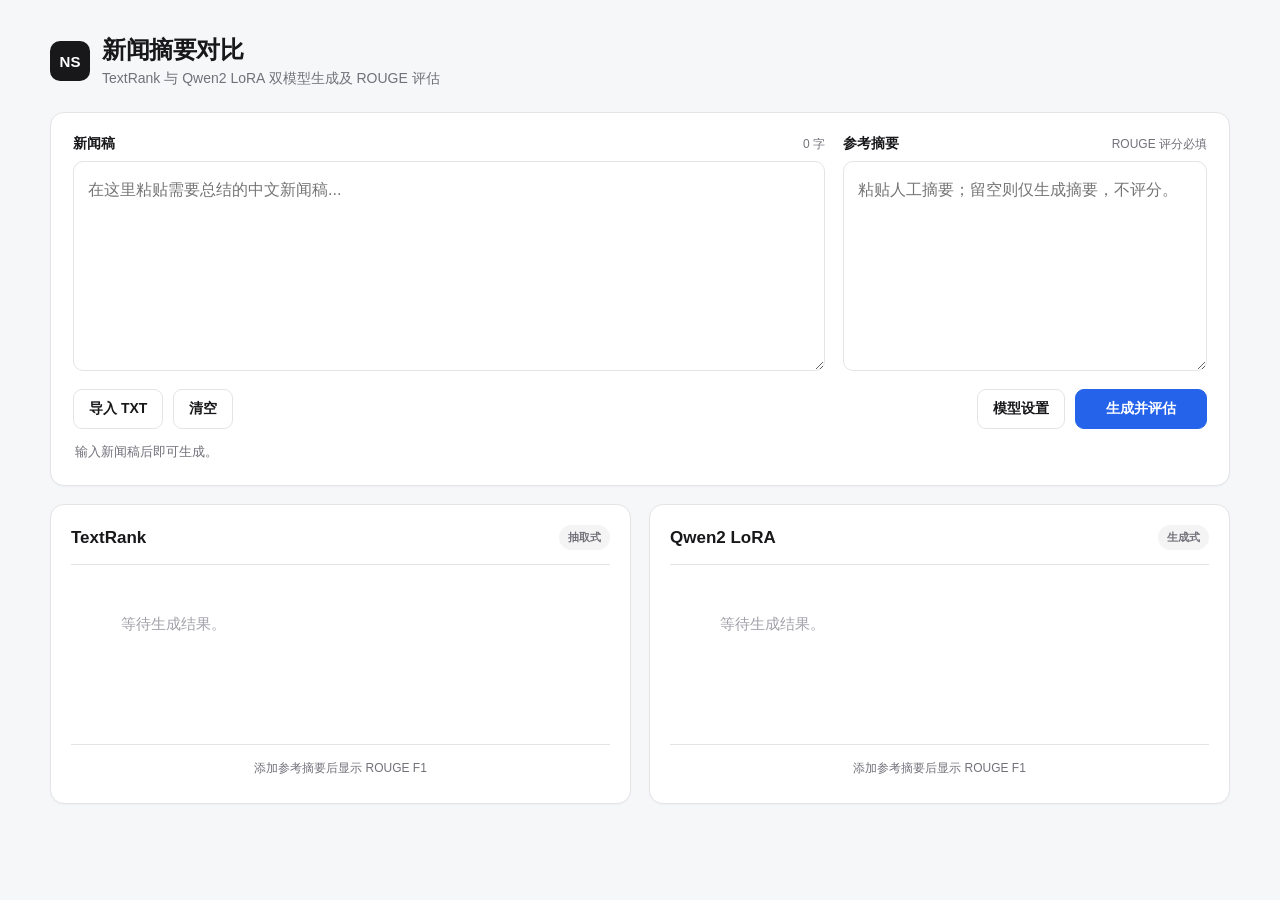
<file: index.html>
<!doctype html>
<html lang="zh-CN">
  <head>
    <meta charset="utf-8" />
    <meta name="viewport" content="width=device-width, initial-scale=1" />
    <title>NewsSum · 新闻摘要对比</title>
    <style>
      :root {
        color-scheme: light;
        --bg: #f6f7f9;
        --paper: #ffffff;
        --ink: #18181b;
        --muted: #71717a;
        --line: #e4e4e7;
        --accent: #2563eb;
        --accent-hover: #1d4ed8;
        --soft-blue: #eff6ff;
        --success: #15803d;
        --danger: #b91c1c;
      }

      * {
        box-sizing: border-box;
      }

      body {
        margin: 0;
        min-height: 100vh;
        background: var(--bg);
        color: var(--ink);
        font-family:
          Inter, "Microsoft YaHei", "PingFang SC", "Segoe UI", sans-serif;
      }

      button,
      input,
      select,
      textarea {
        font: inherit;
      }

      .shell {
        width: min(1180px, calc(100% - 32px));
        margin: 0 auto;
        padding: 34px 0 48px;
      }

      header {
        display: flex;
        align-items: flex-end;
        justify-content: space-between;
        gap: 24px;
        margin-bottom: 24px;
      }

      .brand {
        display: flex;
        align-items: center;
        gap: 12px;
      }

      .brand-mark {
        display: grid;
        width: 40px;
        height: 40px;
        place-items: center;
        border-radius: 10px;
        background: var(--ink);
        color: #fff;
        font-size: 15px;
        font-weight: 800;
      }

      h1 {
        margin: 0;
        font-size: 24px;
        letter-spacing: -0.02em;
      }

      .subtitle {
        margin: 4px 0 0;
        color: var(--muted);
        font-size: 14px;
      }

      .card {
        border: 1px solid var(--line);
        border-radius: 14px;
        background: var(--paper);
        box-shadow: 0 1px 2px rgba(24, 24, 27, 0.03);
      }

      .input-card {
        padding: 22px;
      }

      .input-grid {
        display: grid;
        grid-template-columns: minmax(0, 1.55fr) minmax(280px, 0.75fr);
        gap: 18px;
      }

      .field-head {
        display: flex;
        align-items: center;
        justify-content: space-between;
        gap: 12px;
        margin-bottom: 8px;
      }

      label {
        font-size: 14px;
        font-weight: 700;
      }

      .hint,
      .count {
        color: var(--muted);
        font-size: 12px;
      }

      textarea,
      input,
      select {
        width: 100%;
        border: 1px solid var(--line);
        border-radius: 10px;
        outline: none;
        background: #fff;
        color: var(--ink);
        transition:
          border-color 0.15s ease,
          box-shadow 0.15s ease;
      }

      textarea:focus,
      input:focus,
      select:focus {
        border-color: #93b4f8;
        box-shadow: 0 0 0 3px var(--soft-blue);
      }

      textarea {
        display: block;
        min-height: 210px;
        padding: 14px;
        resize: vertical;
        line-height: 1.75;
      }

      #reference {
        min-height: 210px;
      }

      .toolbar {
        display: flex;
        align-items: center;
        justify-content: space-between;
        gap: 14px;
        margin-top: 18px;
      }

      .toolbar-left,
      .toolbar-right {
        display: flex;
        align-items: center;
        gap: 10px;
      }

      button,
      .file-button {
        display: inline-flex;
        align-items: center;
        justify-content: center;
        min-height: 40px;
        border: 1px solid var(--line);
        border-radius: 9px;
        padding: 0 15px;
        background: #fff;
        color: var(--ink);
        font-size: 14px;
        font-weight: 700;
        cursor: pointer;
      }

      button:hover,
      .file-button:hover {
        background: #fafafa;
      }

      .primary {
        min-width: 132px;
        border-color: var(--accent);
        background: var(--accent);
        color: #fff;
      }

      .primary:hover {
        background: var(--accent-hover);
      }

      button:disabled {
        cursor: wait;
        opacity: 0.62;
      }

      #fileInput {
        position: absolute;
        width: 1px;
        height: 1px;
        overflow: hidden;
        opacity: 0;
      }

      details {
        position: relative;
      }

      summary {
        list-style: none;
      }

      summary::-webkit-details-marker {
        display: none;
      }

      .settings {
        display: none;
        grid-template-columns: 1.4fr 0.8fr 0.7fr 0.55fr;
        gap: 12px;
        margin-top: 18px;
        padding-top: 18px;
        border-top: 1px solid var(--line);
      }

      .settings.open {
        display: grid;
      }

      .settings label {
        display: block;
        margin-bottom: 6px;
        color: var(--muted);
        font-size: 12px;
      }

      .settings input,
      .settings select {
        height: 40px;
        padding: 0 11px;
        font-size: 13px;
      }

      .status {
        min-height: 20px;
        margin: 14px 2px 0;
        color: var(--muted);
        font-size: 13px;
      }

      .status.success {
        color: var(--success);
      }

      .status.error {
        color: var(--danger);
      }

      .results {
        display: grid;
        grid-template-columns: repeat(2, minmax(0, 1fr));
        gap: 18px;
        margin-top: 18px;
      }

      .result-card {
        min-height: 300px;
        padding: 20px;
      }

      .result-head {
        display: flex;
        align-items: center;
        justify-content: space-between;
        gap: 12px;
        padding-bottom: 14px;
        border-bottom: 1px solid var(--line);
      }

      h2 {
        margin: 0;
        font-size: 17px;
      }

      .badge {
        border-radius: 999px;
        padding: 5px 9px;
        background: #f4f4f5;
        color: var(--muted);
        font-size: 11px;
        font-weight: 700;
      }

      .summary-output {
        min-height: 145px;
        margin: 17px 0;
        white-space: pre-wrap;
        color: #27272a;
        font-size: 15px;
        line-height: 1.85;
      }

      .placeholder {
        color: #a1a1aa;
      }

      .model-error {
        color: var(--danger);
      }

      .scores {
        display: grid;
        grid-template-columns: repeat(3, 1fr);
        gap: 8px;
        padding-top: 15px;
        border-top: 1px solid var(--line);
      }

      .score {
        border-radius: 9px;
        padding: 11px 8px;
        background: #fafafa;
        text-align: center;
      }

      .score-name {
        display: block;
        color: var(--muted);
        font-size: 11px;
        text-transform: uppercase;
      }

      .score-value {
        display: block;
        margin-top: 4px;
        font-size: 18px;
        font-weight: 800;
        font-variant-numeric: tabular-nums;
      }

      .score-empty {
        grid-column: 1 / -1;
        color: var(--muted);
        font-size: 12px;
        text-align: center;
      }

      @media (max-width: 820px) {
        .input-grid,
        .results {
          grid-template-columns: 1fr;
        }

        .settings {
          grid-template-columns: 1fr 1fr;
        }

        .toolbar {
          align-items: stretch;
          flex-direction: column;
        }

        .toolbar-left,
        .toolbar-right {
          justify-content: space-between;
        }
      }

      @media (max-width: 520px) {
        .shell {
          width: min(100% - 20px, 1180px);
          padding-top: 22px;
        }

        header {
          align-items: flex-start;
          flex-direction: column;
        }

        .input-card,
        .result-card {
          padding: 16px;
        }

        .settings {
          grid-template-columns: 1fr;
        }
      }
    </style>
  </head>
  <body>
    <main class="shell">
      <header>
        <div class="brand">
          <div class="brand-mark">NS</div>
          <div>
            <h1>新闻摘要对比</h1>
            <p class="subtitle">TextRank 与 Qwen2 LoRA 双模型生成及 ROUGE 评估</p>
          </div>
        </div>
      </header>

      <section class="card input-card">
        <div class="input-grid">
          <div>
            <div class="field-head">
              <label for="newsText">新闻稿</label>
              <span id="newsCount" class="count">0 字</span>
            </div>
            <textarea
              id="newsText"
              maxlength="100000"
              placeholder="在这里粘贴需要总结的中文新闻稿..."
            ></textarea>
          </div>

          <div>
            <div class="field-head">
              <label for="reference">参考摘要</label>
              <span class="hint">ROUGE 评分必填</span>
            </div>
            <textarea
              id="reference"
              placeholder="粘贴人工摘要；留空则仅生成摘要，不评分。"
            ></textarea>
          </div>
        </div>

        <div class="toolbar">
          <div class="toolbar-left">
            <label class="file-button" for="fileInput">导入 TXT</label>
            <input id="fileInput" type="file" accept=".txt,text/plain" />
            <button id="clearBtn" type="button">清空</button>
          </div>
          <div class="toolbar-right">
            <details id="settingsToggle">
              <summary class="file-button">模型设置</summary>
            </details>
            <button id="analyzeBtn" class="primary" type="button">生成并评估</button>
          </div>
        </div>

        <div class="settings">
          <div>
            <label for="baseModel">Qwen 基座模型</label>
            <input id="baseModel" value="Qwen/Qwen2.5-7B-Instruct" />
          </div>
          <div>
            <label for="adapterPath">LoRA 路径</label>
            <input id="adapterPath" value="adapters/qwen2.5-7b-lcsts-lora" />
          </div>
          <div>
            <label for="loadIn4Bit">Qwen 精度</label>
            <select id="loadIn4Bit">
              <option value="false" selected>FP16 / Auto</option>
              <option value="true">4-bit</option>
            </select>
          </div>
          <div>
            <label for="ratio">TextRank 比例</label>
            <select id="ratio">
              <option value="0.2">20%</option>
              <option value="0.3" selected>30%</option>
              <option value="0.4">40%</option>
              <option value="0.5">50%</option>
            </select>
          </div>
        </div>
        <div id="status" class="status">输入新闻稿后即可生成。</div>
      </section>

      <section class="results" aria-live="polite">
        <article class="card result-card">
          <div class="result-head">
            <h2>TextRank</h2>
            <span class="badge">抽取式</span>
          </div>
          <div id="textrankSummary" class="summary-output placeholder">
            等待生成结果。
          </div>
          <div id="textrankScores" class="scores">
            <span class="score-empty">添加参考摘要后显示 ROUGE F1</span>
          </div>
        </article>

        <article class="card result-card">
          <div class="result-head">
            <h2>Qwen2 LoRA</h2>
            <span class="badge">生成式</span>
          </div>
          <div id="qwenSummary" class="summary-output placeholder">
            等待生成结果。
          </div>
          <div id="qwenScores" class="scores">
            <span class="score-empty">添加参考摘要后显示 ROUGE F1</span>
          </div>
        </article>
      </section>
    </main>

    <script>
      const newsText = document.querySelector("#newsText");
      const reference = document.querySelector("#reference");
      const newsCount = document.querySelector("#newsCount");
      const fileInput = document.querySelector("#fileInput");
      const clearBtn = document.querySelector("#clearBtn");
      const analyzeBtn = document.querySelector("#analyzeBtn");
      const statusBox = document.querySelector("#status");
      const baseModel = document.querySelector("#baseModel");
      const adapterPath = document.querySelector("#adapterPath");
      const loadIn4Bit = document.querySelector("#loadIn4Bit");
      const ratio = document.querySelector("#ratio");
      const textrankSummary = document.querySelector("#textrankSummary");
      const qwenSummary = document.querySelector("#qwenSummary");
      const textrankScores = document.querySelector("#textrankScores");
      const qwenScores = document.querySelector("#qwenScores");
      const settingsToggle = document.querySelector("#settingsToggle");
      const settingsPanel = document.querySelector(".settings");

      const savedBaseModel = localStorage.getItem("newssum.baseModel");
      const savedAdapterPath = localStorage.getItem("newssum.adapterPath");
      const savedLoadIn4Bit = localStorage.getItem("newssum.loadIn4Bit");
      if (savedBaseModel) baseModel.value = savedBaseModel;
      if (savedAdapterPath) adapterPath.value = savedAdapterPath;
      if (savedLoadIn4Bit) loadIn4Bit.value = savedLoadIn4Bit;

      function updateCount() {
        newsCount.textContent = `${newsText.value.length.toLocaleString()} 字`;
      }

      function setStatus(message, type = "") {
        statusBox.textContent = message;
        statusBox.className = `status ${type}`.trim();
      }

      function setOutput(element, text, type = "") {
        element.textContent = text;
        element.className = `summary-output ${type}`.trim();
      }

      function renderScores(container, scores) {
        container.replaceChildren();
        if (!scores) {
          const empty = document.createElement("span");
          empty.className = "score-empty";
          empty.textContent = "未提供参考摘要，未计算 ROUGE";
          container.append(empty);
          return;
        }

        [
          ["ROUGE-1", scores["rouge-1"]],
          ["ROUGE-2", scores["rouge-2"]],
          ["ROUGE-L", scores["rouge-l"]],
        ].forEach(([name, score]) => {
          const item = document.createElement("div");
          item.className = "score";

          const label = document.createElement("span");
          label.className = "score-name";
          label.textContent = name;

          const value = document.createElement("span");
          value.className = "score-value";
          value.textContent = `${(score.f1 * 100).toFixed(1)}%`;

          item.append(label, value);
          container.append(item);
        });
      }

      function setLoading() {
        setOutput(textrankSummary, "正在运行 TextRank...", "placeholder");
        setOutput(qwenSummary, "正在等待 Qwen2 LoRA...", "placeholder");
        textrankScores.innerHTML = '<span class="score-empty">计算中</span>';
        qwenScores.innerHTML = '<span class="score-empty">计算中</span>';
      }

      newsText.addEventListener("input", updateCount);

      settingsToggle.addEventListener("toggle", () => {
        settingsPanel.classList.toggle("open", settingsToggle.open);
      });

      fileInput.addEventListener("change", async () => {
        const file = fileInput.files[0];
        if (!file) return;
        newsText.value = await file.text();
        updateCount();
        setStatus(`已导入 ${file.name}`);
      });

      clearBtn.addEventListener("click", () => {
        newsText.value = "";
        reference.value = "";
        fileInput.value = "";
        updateCount();
        setOutput(textrankSummary, "等待生成结果。", "placeholder");
        setOutput(qwenSummary, "等待生成结果。", "placeholder");
        renderScores(textrankScores, null);
        renderScores(qwenScores, null);
        setStatus("输入新闻稿后即可生成。");
        newsText.focus();
      });

      analyzeBtn.addEventListener("click", async () => {
        const text = newsText.value.trim();
        if (!text) {
          setStatus("请先输入新闻稿。", "error");
          newsText.focus();
          return;
        }

        analyzeBtn.disabled = true;
        analyzeBtn.textContent = "处理中...";
        setLoading();
        setStatus("正在生成两种摘要，请稍候...");

        localStorage.setItem("newssum.baseModel", baseModel.value.trim());
        localStorage.setItem("newssum.adapterPath", adapterPath.value.trim());
        localStorage.setItem("newssum.loadIn4Bit", loadIn4Bit.value);

        try {
          const response = await fetch("/analyze", {
            method: "POST",
            headers: { "Content-Type": "application/json" },
            body: JSON.stringify({
              text,
              reference: reference.value.trim(),
              base_model: baseModel.value.trim(),
              adapter_path: adapterPath.value.trim(),
              load_in_4bit: loadIn4Bit.value === "true",
              ratio: Number(ratio.value),
              max_sentences: 5,
              max_tokens: 256,
              mode: "char",
            }),
          });

          const result = await response.json();
          if (!response.ok) {
            throw new Error(result.error || "分析失败");
          }

          const textrank = result.textrank;
          const qwen = result.qwen;
          setOutput(
            textrankSummary,
            textrank.summary || "未提取到有效摘要。",
            textrank.summary ? "" : "placeholder",
          );
          renderScores(textrankScores, textrank.scores);

          if (qwen.error) {
            setOutput(qwenSummary, qwen.error, "model-error");
            renderScores(qwenScores, null);
            setStatus("TextRank 已完成，Qwen 模型调用失败。", "error");
          } else {
            setOutput(qwenSummary, qwen.summary || "模型未返回摘要。");
            renderScores(qwenScores, qwen.scores);
            setStatus(
              reference.value.trim()
                ? "摘要生成与 ROUGE 评估已完成。"
                : "摘要已生成；添加参考摘要可计算 ROUGE。",
              "success",
            );
          }
        } catch (error) {
          setOutput(textrankSummary, "请求失败。", "model-error");
          setOutput(qwenSummary, "请求失败。", "model-error");
          renderScores(textrankScores, null);
          renderScores(qwenScores, null);
          setStatus(error.message, "error");
        } finally {
          analyzeBtn.disabled = false;
          analyzeBtn.textContent = "生成并评估";
        }
      });

      updateCount();
    </script>
  </body>
</html>
</file>
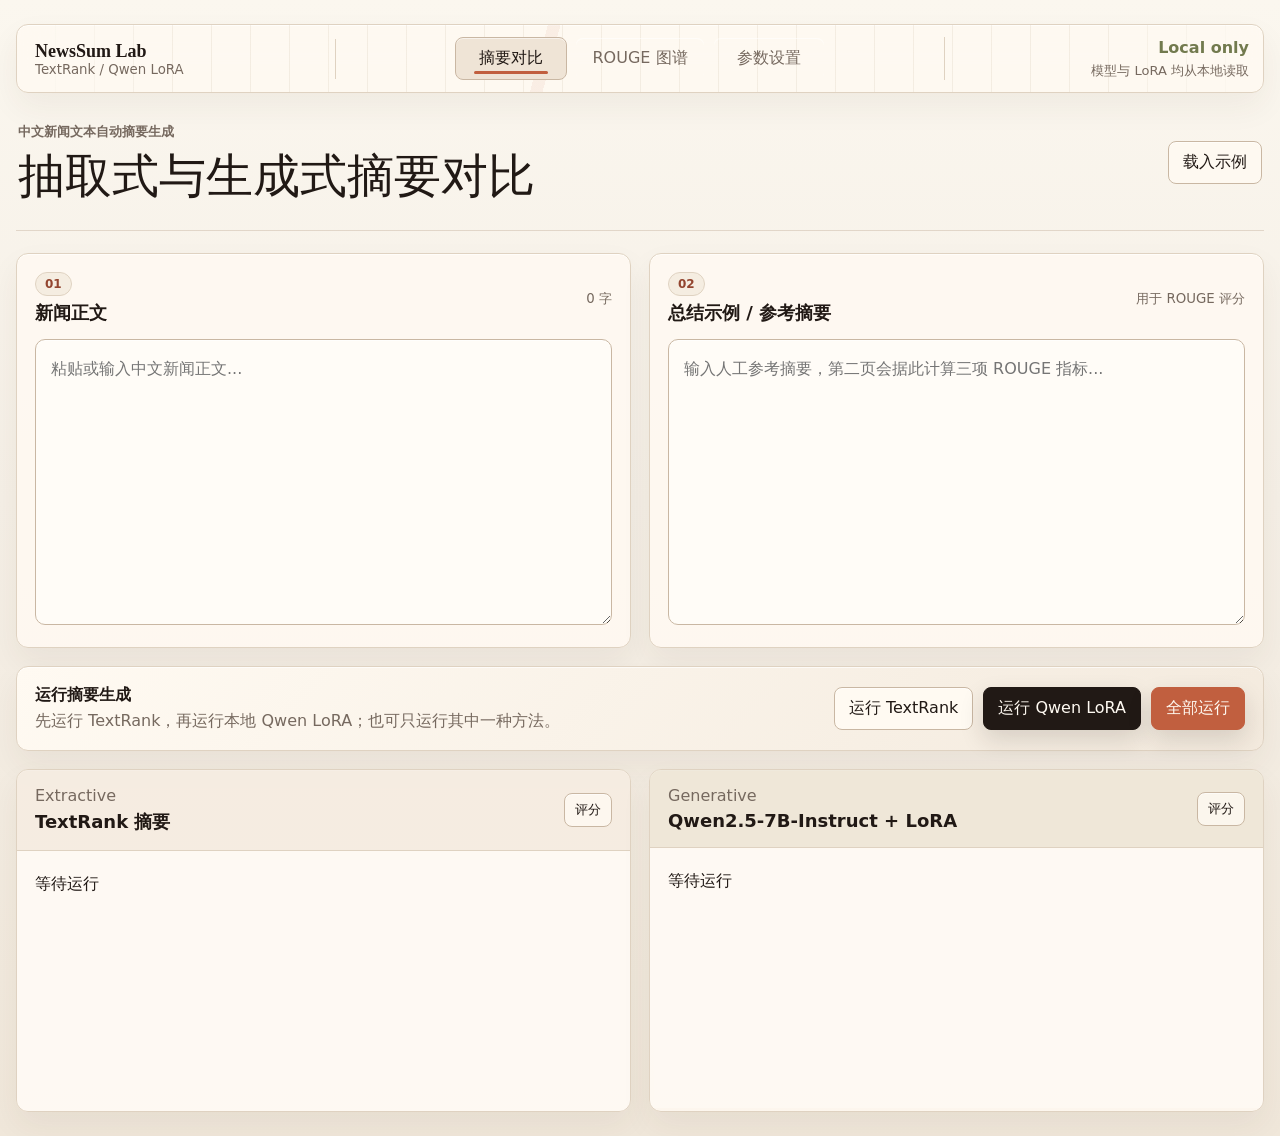
<file: static/index.html>
<!doctype html>
<html lang="zh-CN">
  <head>
    <meta charset="utf-8" />
    <meta name="viewport" content="width=device-width, initial-scale=1" />
    <title>中文新闻摘要实验台</title>
    <link rel="stylesheet" href="styles.css" />
  </head>
  <body>
    <main class="app-shell">
      <header class="app-header">
        <div class="brand">
          <div>
            <strong>NewsSum Lab</strong>
            <small>TextRank / Qwen LoRA</small>
          </div>
        </div>
        <nav class="nav-tabs" aria-label="页面导航">
          <button class="tab active" data-page="summaryPage" type="button">摘要对比</button>
          <button class="tab" data-page="rougePage" type="button">ROUGE 图谱</button>
          <button class="tab" data-page="settingsPage" type="button">参数设置</button>
        </nav>
        <div class="side-note">
          <span>Local only</span>
          <p>模型与 LoRA 均从本地读取</p>
        </div>
      </header>

      <section class="content">
        <header class="topbar">
          <div>
            <p class="eyebrow">中文新闻文本自动摘要生成</p>
            <h1>抽取式与生成式摘要对比</h1>
          </div>
          <button id="loadDemo" class="ghost-btn" type="button">载入示例</button>
        </header>

        <section id="summaryPage" class="page active">
          <div class="grid two">
            <article class="panel editor-panel">
              <div class="panel-title">
                <div>
                  <span>01</span>
                  <h2>新闻正文</h2>
                </div>
                <small id="sourceCount">0 字</small>
              </div>
              <textarea id="sourceText" placeholder="粘贴或输入中文新闻正文..."></textarea>
            </article>

            <article class="panel editor-panel">
              <div class="panel-title">
                <div>
                  <span>02</span>
                  <h2>总结示例 / 参考摘要</h2>
                </div>
                <small>用于 ROUGE 评分</small>
              </div>
              <textarea id="referenceText" placeholder="输入人工参考摘要，第二页会据此计算三项 ROUGE 指标..."></textarea>
            </article>
          </div>

          <div class="runbar">
            <div>
              <strong>运行摘要生成</strong>
              <p>先运行 TextRank，再运行本地 Qwen LoRA；也可只运行其中一种方法。</p>
            </div>
            <div class="run-actions">
              <button id="runTextrank" type="button">运行 TextRank</button>
              <button id="runQwen" class="primary-btn" type="button">运行 Qwen LoRA</button>
              <button id="runAll" class="primary-btn warm" type="button">全部运行</button>
            </div>
          </div>

          <div class="grid two results-grid">
            <article class="result-card">
              <div class="result-head">
                <div>
                  <span>Extractive</span>
                  <h2>TextRank 摘要</h2>
                </div>
                <button class="mini-btn" data-score="textrank" type="button">评分</button>
              </div>
              <pre id="textrankResult">等待运行</pre>
            </article>

            <article class="result-card model-card">
              <div class="result-head">
                <div>
                  <span>Generative</span>
                  <h2>Qwen2.5-7B-Instruct + LoRA</h2>
                </div>
                <button class="mini-btn" data-score="qwen" type="button">评分</button>
              </div>
              <pre id="qwenResult">等待运行</pre>
            </article>
          </div>
        </section>

        <section id="rougePage" class="page">
          <div class="page-heading">
            <div>
              <p class="eyebrow">ROUGE-1 / ROUGE-2 / ROUGE-L</p>
              <h2>三角评分图</h2>
            </div>
            <button id="scoreBoth" class="primary-btn" type="button">重新计算 ROUGE</button>
          </div>

          <div class="chart-layout">
            <article class="panel chart-panel">
              <svg id="rougeChart" viewBox="0 0 520 460" role="img" aria-label="ROUGE 三角评分图"></svg>
            </article>
            <article class="panel">
              <div class="panel-title">
                <div>
                  <span>Score</span>
                  <h2>指标明细</h2>
                </div>
              </div>
              <div id="metrics" class="metrics">
                <p class="empty">运行摘要并填写参考摘要后，在这里查看评分。</p>
              </div>
            </article>
          </div>
        </section>

        <section id="settingsPage" class="page">
          <div class="page-heading">
            <div>
              <p class="eyebrow">可调参数</p>
              <h2>TextRank 与模型推理设置</h2>
            </div>
            <button id="resetSettings" class="ghost-btn" type="button">恢复默认</button>
          </div>

          <div class="grid two">
            <article class="panel settings-card">
              <div class="panel-title">
                <div>
                  <span>TextRank</span>
                  <h2>抽取式摘要</h2>
                </div>
              </div>
              <label>
                摘要句数
                <input id="sentenceCount" type="number" min="1" max="10" value="4" />
              </label>
              <label>
                选句比例
                <input id="textrankRatio" type="range" min="0.1" max="0.8" step="0.05" value="0.25" />
                <output id="textrankRatioValue">0.25</output>
              </label>
            </article>

            <article class="panel settings-card">
              <div class="panel-title">
                <div>
                  <span>Qwen LoRA</span>
                  <h2>生成式摘要</h2>
                </div>
              </div>
              <label>
                基础模型目录
                <input id="modelPath" value="models/Qwen2.5-7B-Instruct" />
              </label>
              <label>
                LoRA 目录
                <input id="adapterPath" value="." />
              </label>
              <label>
                最大输出 token
                <input id="maxTokens" type="number" min="64" max="1024" value="220" />
              </label>
              <label>
                temperature
                <input id="temperature" type="range" min="0" max="1.2" step="0.05" value="0.2" />
                <output id="temperatureValue">0.20</output>
              </label>
              <label>
                top_p
                <input id="topP" type="range" min="0.1" max="1" step="0.05" value="0.9" />
                <output id="topPValue">0.90</output>
              </label>
              <label>
                repetition_penalty
                <input id="repetitionPenalty" type="range" min="1" max="1.4" step="0.01" value="1.05" />
                <output id="repetitionPenaltyValue">1.05</output>
              </label>
            </article>
          </div>
        </section>
      </section>
    </main>

    <script src="app.js"></script>
  </body>
</html>
</file>
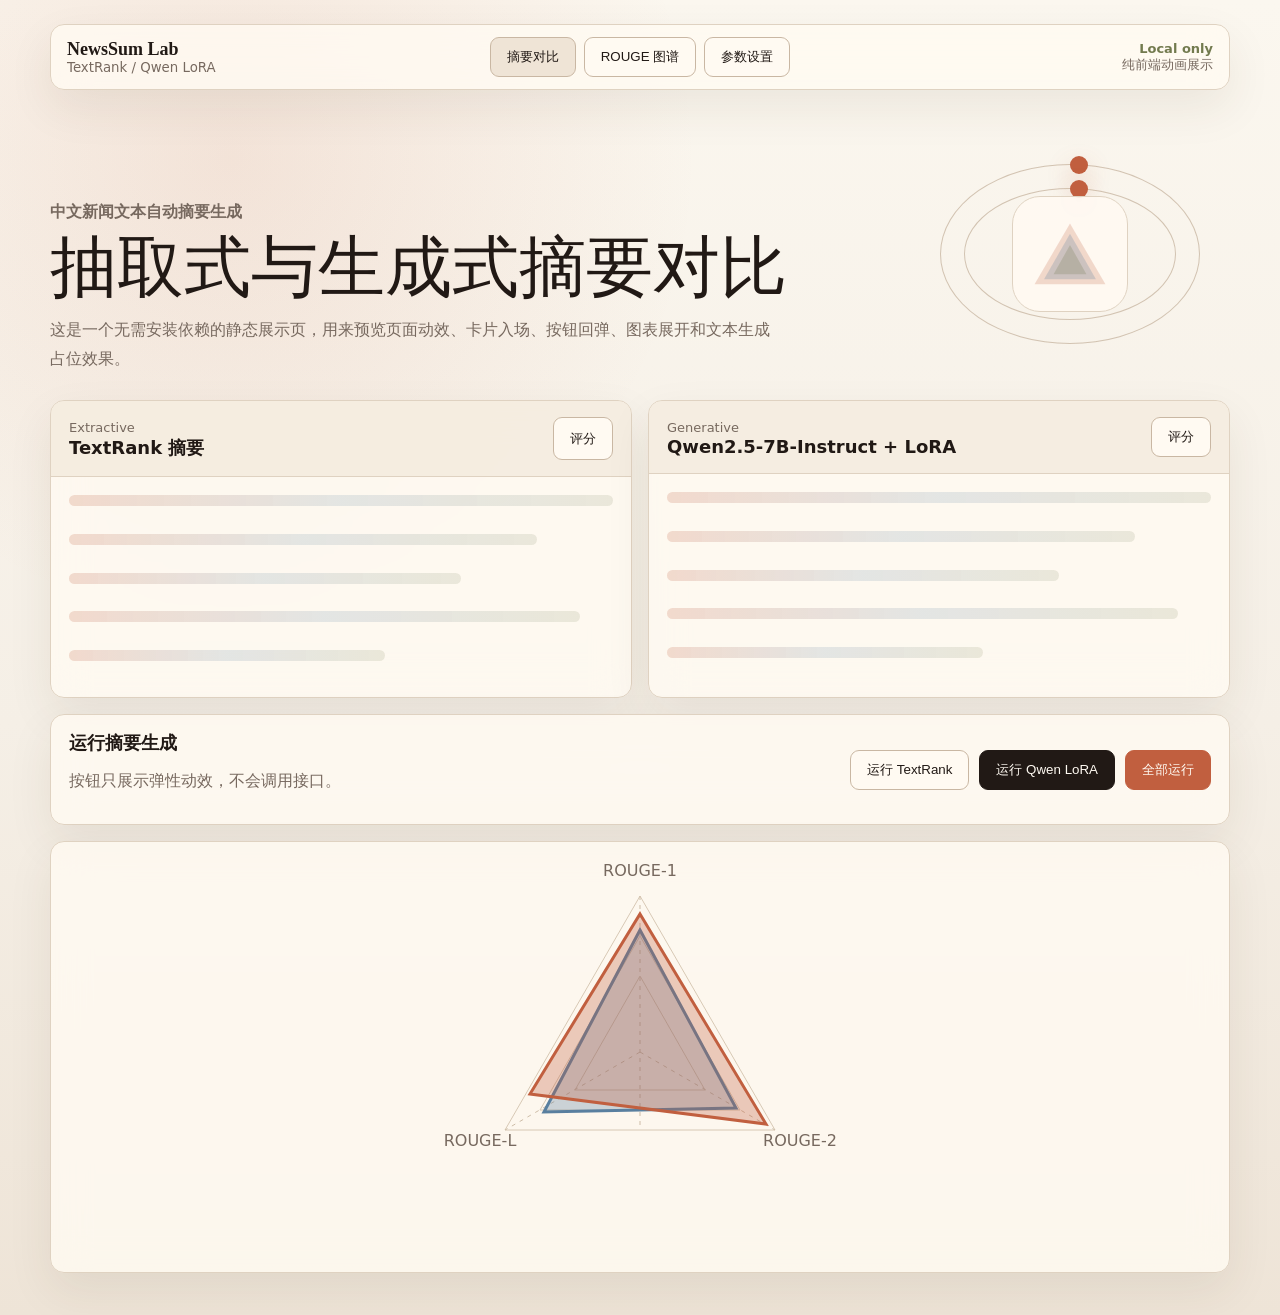
<file: demo.html>
<!doctype html>
<html lang="zh-CN">
  <head>
    <meta charset="utf-8" />
    <meta name="viewport" content="width=device-width, initial-scale=1" />
    <title>NewsSum 动画展示 Demo</title>
    <style>
      :root {
        color-scheme: light;
        --bg: #f5efe6;
        --paper: #fffaf2;
        --ink: #211915;
        --muted: #77695f;
        --line: #dfd2c1;
        --accent: #c15f3f;
        --olive: #727a4e;
        --blue: #597f9f;
        --spring: cubic-bezier(0.22, 1.35, 0.36, 1);
      }

      * {
        box-sizing: border-box;
      }

      body {
        margin: 0;
        min-height: 100vh;
        font-family: "Microsoft YaHei", "PingFang SC", system-ui, sans-serif;
        background:
          radial-gradient(circle at 18% 12%, rgba(193, 95, 63, 0.12), transparent 30%),
          linear-gradient(180deg, #fbf7ef 0%, var(--bg) 55%, #eee4d7 100%);
        color: var(--ink);
      }

      .shell {
        width: min(1180px, calc(100% - 32px));
        margin: 0 auto;
        padding: 24px 0 42px;
      }

      .bar,
      .card,
      .runbar {
        border: 1px solid var(--line);
        border-radius: 14px;
        background: rgba(255, 250, 242, 0.82);
        box-shadow: 0 18px 46px rgba(61, 45, 31, 0.08);
        backdrop-filter: blur(18px);
      }

      .bar {
        position: sticky;
        top: 16px;
        z-index: 3;
        display: grid;
        grid-template-columns: 1fr auto 1fr;
        align-items: center;
        gap: 18px;
        padding: 12px 16px;
        animation: drop 0.72s var(--spring) both;
      }

      .brand strong,
      .brand small {
        display: block;
      }

      .brand strong {
        font-family: Georgia, "Times New Roman", serif;
        font-size: 18px;
      }

      .brand small,
      .local,
      .eyebrow,
      .muted,
      .tag {
        color: var(--muted);
      }

      .tabs {
        display: flex;
        gap: 8px;
      }

      button {
        border: 1px solid #c9b7a3;
        border-radius: 9px;
        background: #fffaf2;
        color: var(--ink);
        padding: 10px 16px;
        cursor: pointer;
        transform: scale(1);
        transition: transform 0.34s var(--spring), box-shadow 0.22s ease, border-color 0.22s ease;
      }

      button:hover {
        border-color: var(--accent);
        box-shadow: 0 10px 24px rgba(61, 45, 31, 0.1);
        transform: translateY(-2px) scale(1.035);
      }

      button:active {
        transform: translateY(1px) scale(0.94);
      }

      .active {
        background: #efe4d6;
      }

      .local {
        justify-self: end;
        text-align: right;
        font-size: 13px;
      }

      .local strong {
        display: block;
        color: var(--olive);
      }

      .hero {
        display: grid;
        grid-template-columns: minmax(0, 1fr) 320px;
        gap: 24px;
        align-items: end;
        padding: 44px 0 26px;
      }

      h1 {
        margin: 0;
        font-family: Georgia, "Times New Roman", "Songti SC", serif;
        font-size: clamp(42px, 5.2vw, 72px);
        font-weight: 500;
        line-height: 1.04;
        white-space: nowrap;
        animation: lift 0.68s var(--spring) 0.08s both;
      }

      .eyebrow {
        margin: 0 0 10px;
        font-weight: 700;
      }

      .hero-copy {
        margin: 14px 0 0;
        max-width: 720px;
        color: var(--muted);
        line-height: 1.8;
        animation: lift 0.68s var(--spring) 0.16s both;
      }

      .orbital {
        position: relative;
        height: 240px;
        animation: pop 0.9s var(--spring) 0.18s both;
      }

      .orbit {
        position: absolute;
        inset: 30px;
        border: 1px solid rgba(201, 183, 163, 0.8);
        border-radius: 50%;
        animation: rotate 16s linear infinite;
      }

      .orbit:nth-child(2) {
        inset: 54px;
        animation-duration: 10s;
        animation-direction: reverse;
      }

      .node {
        position: absolute;
        width: 18px;
        height: 18px;
        border-radius: 50%;
        background: var(--accent);
        box-shadow: 0 10px 24px rgba(193, 95, 63, 0.25);
      }

      .orbit .node {
        left: 50%;
        top: -9px;
      }

      .core {
        position: absolute;
        left: 50%;
        top: 50%;
        display: grid;
        place-items: center;
        width: 116px;
        height: 116px;
        border-radius: 28px;
        background: rgba(255, 250, 242, 0.9);
        border: 1px solid var(--line);
        transform: translate(-50%, -50%);
        animation: breathe 2.6s ease-in-out infinite;
      }

      .core svg {
        width: 76px;
      }

      .grid {
        display: grid;
        grid-template-columns: repeat(2, minmax(0, 1fr));
        gap: 16px;
      }

      .card {
        overflow: hidden;
        animation: cardIn 0.62s var(--spring) both;
        transition: transform 0.38s var(--spring), box-shadow 0.24s ease;
      }

      .card:nth-child(2) {
        animation-delay: 0.08s;
      }

      .card:hover {
        transform: translateY(-4px) scale(1.008);
        box-shadow: 0 24px 58px rgba(61, 45, 31, 0.12);
      }

      .card-head {
        display: flex;
        justify-content: space-between;
        gap: 12px;
        padding: 16px 18px;
        border-bottom: 1px solid var(--line);
        background: rgba(239, 228, 214, 0.6);
      }

      .card h2,
      .runbar h2 {
        margin: 0;
        font-size: 18px;
      }

      .tag {
        font-size: 13px;
      }

      .fake-text {
        display: grid;
        gap: 10px;
        min-height: 220px;
        padding: 18px;
      }

      .line {
        height: 11px;
        border-radius: 999px;
        background: linear-gradient(90deg, rgba(193, 95, 63, 0.2), rgba(89, 127, 159, 0.16), rgba(114, 122, 78, 0.14));
        transform-origin: left;
        animation: write 1.2s var(--spring) both;
      }

      .line:nth-child(2) { width: 86%; animation-delay: 0.08s; }
      .line:nth-child(3) { width: 72%; animation-delay: 0.16s; }
      .line:nth-child(4) { width: 94%; animation-delay: 0.24s; }
      .line:nth-child(5) { width: 58%; animation-delay: 0.32s; }

      .runbar {
        display: flex;
        align-items: center;
        justify-content: space-between;
        gap: 16px;
        margin: 16px 0;
        padding: 16px 18px;
        animation: lift 0.62s var(--spring) 0.22s both;
      }

      .actions {
        display: flex;
        gap: 10px;
      }

      .primary {
        background: var(--ink);
        color: #fffaf2;
        border-color: var(--ink);
      }

      .warm {
        background: var(--accent);
        border-color: var(--accent);
        color: #fffaf2;
      }

      .chart {
        position: relative;
        display: grid;
        place-items: center;
        min-height: 360px;
        margin-top: 16px;
      }

      svg {
        width: min(520px, 100%);
      }

      .tri-a,
      .tri-b {
        transform-origin: 260px 210px;
        animation: chartBounce 1s var(--spring) both;
      }

      .tri-b {
        animation-delay: 0.16s;
      }

      @keyframes drop {
        from { opacity: 0; transform: translateY(-18px) scale(0.98); }
        70% { opacity: 1; transform: translateY(2px) scale(1.004); }
        to { opacity: 1; transform: translateY(0) scale(1); }
      }

      @keyframes lift {
        from { opacity: 0; transform: translateY(18px) scale(0.985); }
        to { opacity: 1; transform: translateY(0) scale(1); }
      }

      @keyframes pop {
        from { opacity: 0; transform: scale(0.82); }
        68% { opacity: 1; transform: scale(1.045); }
        to { opacity: 1; transform: scale(1); }
      }

      @keyframes cardIn {
        from { opacity: 0; transform: translateY(18px) scale(0.98); }
        72% { opacity: 1; transform: translateY(-2px) scale(1.008); }
        to { opacity: 1; transform: translateY(0) scale(1); }
      }

      @keyframes write {
        from { opacity: 0; transform: scaleX(0.18); }
        to { opacity: 1; transform: scaleX(1); }
      }

      @keyframes rotate {
        to { transform: rotate(360deg); }
      }

      @keyframes breathe {
        0%, 100% { transform: translate(-50%, -50%) scale(1); }
        50% { transform: translate(-50%, -50%) scale(1.045); }
      }

      @keyframes chartBounce {
        from { opacity: 0; transform: scale(0.72); }
        65% { opacity: 1; transform: scale(1.055); }
        to { opacity: 1; transform: scale(1); }
      }

      @media (max-width: 900px) {
        .bar,
        .hero,
        .grid,
        .runbar {
          grid-template-columns: 1fr;
        }

        .bar,
        .runbar {
          display: grid;
        }

        .tabs,
        .actions {
          flex-wrap: wrap;
        }

        .local {
          justify-self: start;
          text-align: left;
        }

        h1 {
          white-space: normal;
        }
      }

      @media (prefers-reduced-motion: reduce) {
        *,
        *::before,
        *::after {
          animation-duration: 0.001ms !important;
          animation-iteration-count: 1 !important;
          transition-duration: 0.001ms !important;
        }
      }
    </style>
  </head>
  <body>
    <main class="shell">
      <header class="bar">
        <div class="brand">
          <strong>NewsSum Lab</strong>
          <small>TextRank / Qwen LoRA</small>
        </div>
        <nav class="tabs">
          <button class="active" type="button">摘要对比</button>
          <button type="button">ROUGE 图谱</button>
          <button type="button">参数设置</button>
        </nav>
        <div class="local">
          <strong>Local only</strong>
          <span>纯前端动画展示</span>
        </div>
      </header>

      <section class="hero">
        <div>
          <p class="eyebrow">中文新闻文本自动摘要生成</p>
          <h1>抽取式与生成式摘要对比</h1>
          <p class="hero-copy">这是一个无需安装依赖的静态展示页，用来预览页面动效、卡片入场、按钮回弹、图表展开和文本生成占位效果。</p>
        </div>
        <div class="orbital" aria-hidden="true">
          <div class="orbit"><span class="node"></span></div>
          <div class="orbit"><span class="node"></span></div>
          <div class="core">
            <svg viewBox="0 0 120 104">
              <polygon points="60,4 116,100 4,100" fill="rgba(193,95,63,.22)" />
              <polygon points="60,20 101,92 19,92" fill="rgba(89,127,159,.24)" />
              <polygon points="60,38 86,84 34,84" fill="rgba(114,122,78,.24)" />
            </svg>
          </div>
        </div>
      </section>

      <section class="grid">
        <article class="card">
          <div class="card-head">
            <div>
              <span class="tag">Extractive</span>
              <h2>TextRank 摘要</h2>
            </div>
            <button type="button">评分</button>
          </div>
          <div class="fake-text">
            <span class="line"></span>
            <span class="line"></span>
            <span class="line"></span>
            <span class="line"></span>
            <span class="line"></span>
          </div>
        </article>

        <article class="card">
          <div class="card-head">
            <div>
              <span class="tag">Generative</span>
              <h2>Qwen2.5-7B-Instruct + LoRA</h2>
            </div>
            <button type="button">评分</button>
          </div>
          <div class="fake-text">
            <span class="line"></span>
            <span class="line"></span>
            <span class="line"></span>
            <span class="line"></span>
            <span class="line"></span>
          </div>
        </article>
      </section>

      <section class="runbar">
        <div>
          <h2>运行摘要生成</h2>
          <p class="muted">按钮只展示弹性动效，不会调用接口。</p>
        </div>
        <div class="actions">
          <button type="button">运行 TextRank</button>
          <button class="primary" type="button">运行 Qwen LoRA</button>
          <button class="warm" type="button">全部运行</button>
        </div>
      </section>

      <section class="card chart">
        <svg viewBox="0 0 520 430" aria-label="ROUGE 三角动画">
          <polygon points="260,54 395,288 125,288" fill="none" stroke="#d7c8b4" />
          <polygon points="260,94 360,268 160,268" fill="none" stroke="#d7c8b4" />
          <polygon points="260,134 325,248 195,248" fill="none" stroke="#d7c8b4" />
          <line x1="260" y1="54" x2="260" y2="288" stroke="#cdbca7" stroke-dasharray="4 5" />
          <line x1="260" y1="210" x2="395" y2="288" stroke="#cdbca7" stroke-dasharray="4 5" />
          <line x1="260" y1="210" x2="125" y2="288" stroke="#cdbca7" stroke-dasharray="4 5" />
          <polygon class="tri-a" points="260,88 356,266 164,270" fill="rgba(89,127,159,.3)" stroke="#597f9f" stroke-width="3" />
          <polygon class="tri-b" points="260,72 386,282 150,252" fill="rgba(193,95,63,.3)" stroke="#c15f3f" stroke-width="3" />
          <text x="260" y="34" text-anchor="middle" fill="#77695f">ROUGE-1</text>
          <text x="420" y="304" text-anchor="middle" fill="#77695f">ROUGE-2</text>
          <text x="100" y="304" text-anchor="middle" fill="#77695f">ROUGE-L</text>
        </svg>
      </section>
    </main>
  </body>
</html>
</file>
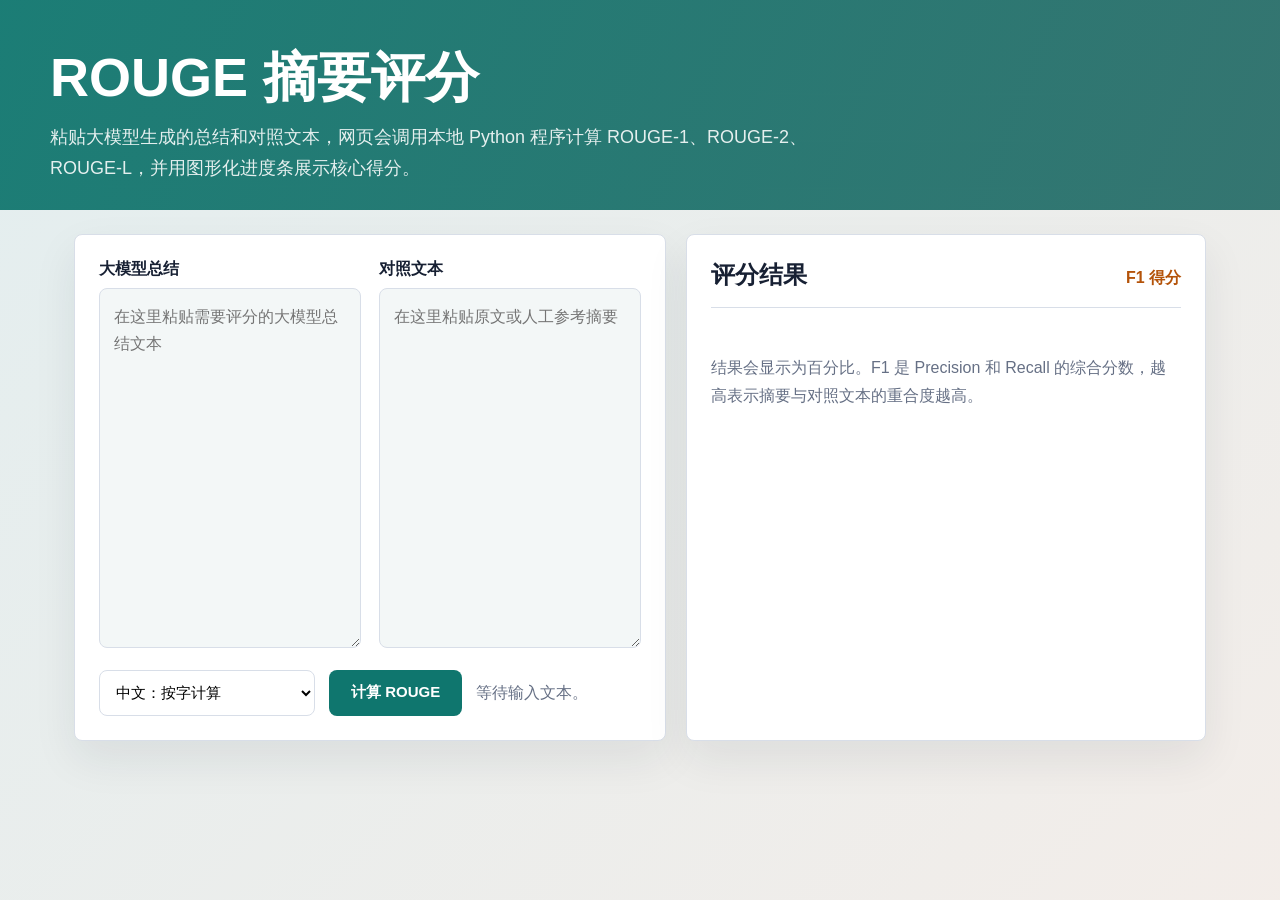
<file: rouge.html>
<!doctype html>
<html lang="zh-CN">
  <head>
    <meta charset="utf-8" />
    <meta name="viewport" content="width=device-width, initial-scale=1" />
    <title>ROUGE 摘要评分</title>
    <style>
      :root {
        color-scheme: light;
        --ink: #172033;
        --muted: #667085;
        --line: #d8dee8;
        --brand: #0f766e;
        --brand-dark: #115e59;
        --accent: #b45309;
        --paper: #ffffff;
        --soft: #f3f7f7;
        --good: #15803d;
        --mid: #b45309;
        --low: #b42318;
      }

      * {
        box-sizing: border-box;
      }

      body {
        margin: 0;
        min-height: 100vh;
        font-family:
          "Microsoft YaHei", "PingFang SC", "Segoe UI", Arial, sans-serif;
        color: var(--ink);
        background:
          linear-gradient(135deg, rgba(15, 118, 110, 0.09), rgba(180, 83, 9, 0.08)),
          #f8fafc;
      }

      .hero {
        padding: 48px 24px 26px;
        color: #fff;
        background:
          linear-gradient(110deg, rgba(15, 118, 110, 0.94), rgba(17, 94, 89, 0.84)),
          url("data:image/svg+xml,%3Csvg xmlns='http://www.w3.org/2000/svg' width='1200' height='440' viewBox='0 0 1200 440'%3E%3Cg fill='none' stroke='rgba(255,255,255,.22)' stroke-width='1'%3E%3Cpath d='M80 90h300M80 132h520M80 174h430M710 88h340M710 132h270M710 176h390M170 292h340M170 334h260M650 292h390M650 334h300'/%3E%3C/g%3E%3C/svg%3E");
        background-size: cover;
      }

      .hero-inner,
      .workspace {
        width: min(1180px, 100%);
        margin: 0 auto;
      }

      h1 {
        margin: 0;
        font-size: clamp(32px, 5vw, 54px);
        line-height: 1.08;
        letter-spacing: 0;
      }

      .subtitle {
        max-width: 780px;
        margin: 16px 0 0;
        color: rgba(255, 255, 255, 0.88);
        font-size: 18px;
        line-height: 1.7;
      }

      .workspace {
        display: grid;
        grid-template-columns: minmax(320px, 1fr) minmax(360px, 520px);
        gap: 20px;
        padding: 24px;
      }

      .panel {
        background: var(--paper);
        border: 1px solid var(--line);
        border-radius: 8px;
        box-shadow: 0 18px 44px rgba(23, 32, 51, 0.08);
      }

      .input-panel,
      .score-panel {
        padding: 24px;
      }

      .text-grid {
        display: grid;
        grid-template-columns: 1fr 1fr;
        gap: 18px;
      }

      label {
        display: block;
        margin-bottom: 8px;
        font-weight: 800;
      }

      textarea {
        width: 100%;
        min-height: 360px;
        resize: vertical;
        border: 1px solid var(--line);
        border-radius: 8px;
        padding: 14px;
        color: var(--ink);
        background: var(--soft);
        font-size: 16px;
        line-height: 1.7;
        outline: none;
      }

      textarea:focus {
        border-color: var(--brand);
        box-shadow: 0 0 0 3px rgba(15, 118, 110, 0.14);
      }

      .actions {
        display: flex;
        align-items: center;
        gap: 14px;
        margin-top: 18px;
      }

      select,
      button {
        height: 46px;
        border-radius: 8px;
        font-size: 15px;
      }

      select {
        min-width: 150px;
        border: 1px solid var(--line);
        padding: 0 12px;
        background: #fff;
      }

      button {
        border: 0;
        padding: 0 22px;
        color: #fff;
        background: var(--brand);
        font-weight: 800;
        cursor: pointer;
      }

      button:hover {
        background: var(--brand-dark);
      }

      button:disabled {
        cursor: not-allowed;
        opacity: 0.6;
      }

      .status {
        color: var(--muted);
        line-height: 1.6;
      }

      .score-header {
        display: flex;
        align-items: baseline;
        justify-content: space-between;
        gap: 16px;
        border-bottom: 1px solid var(--line);
        padding-bottom: 16px;
      }

      h2 {
        margin: 0;
        font-size: 24px;
      }

      .mode-note {
        color: var(--accent);
        font-weight: 800;
        white-space: nowrap;
      }

      .score-list {
        display: grid;
        gap: 18px;
        margin-top: 22px;
      }

      .score-card {
        border: 1px solid var(--line);
        border-radius: 8px;
        padding: 16px;
        background: #fff;
      }

      .metric-row {
        display: flex;
        align-items: center;
        justify-content: space-between;
        gap: 14px;
      }

      .metric-name {
        font-weight: 900;
        font-size: 18px;
      }

      .metric-value {
        color: var(--brand-dark);
        font-weight: 900;
        font-size: 22px;
      }

      .bar-track {
        height: 14px;
        overflow: hidden;
        margin-top: 12px;
        border-radius: 999px;
        background: #e8eef2;
      }

      .bar-fill {
        width: 0%;
        height: 100%;
        border-radius: 999px;
        background: var(--brand);
        transition: width 0.35s ease;
      }

      .detail-row {
        display: grid;
        grid-template-columns: 1fr 1fr;
        gap: 10px;
        margin-top: 12px;
        color: var(--muted);
        font-weight: 700;
      }

      .empty {
        margin-top: 24px;
        color: var(--muted);
        line-height: 1.8;
      }

      @media (max-width: 980px) {
        .workspace,
        .text-grid {
          grid-template-columns: 1fr;
        }

        textarea {
          min-height: 240px;
        }
      }

      @media (max-width: 560px) {
        .workspace {
          padding: 16px;
        }

        .actions,
        .score-header {
          align-items: stretch;
          flex-direction: column;
        }

        select,
        button {
          width: 100%;
        }
      }
    </style>
  </head>
  <body>
    <header class="hero">
      <div class="hero-inner">
        <h1>ROUGE 摘要评分</h1>
        <p class="subtitle">
          粘贴大模型生成的总结和对照文本，网页会调用本地 Python 程序计算 ROUGE-1、ROUGE-2、ROUGE-L，并用图形化进度条展示核心得分。
        </p>
      </div>
    </header>

    <main class="workspace">
      <section class="panel input-panel" aria-label="文本输入">
        <div class="text-grid">
          <div>
            <label for="candidate">大模型总结</label>
            <textarea id="candidate" placeholder="在这里粘贴需要评分的大模型总结文本"></textarea>
          </div>
          <div>
            <label for="reference">对照文本</label>
            <textarea id="reference" placeholder="在这里粘贴原文或人工参考摘要"></textarea>
          </div>
        </div>

        <div class="actions">
          <select id="mode" aria-label="分词模式">
            <option value="char" selected>中文：按字计算</option>
            <option value="word">英文/分词文本：按词计算</option>
          </select>
          <button id="scoreBtn" type="button">计算 ROUGE</button>
          <span id="status" class="status">等待输入文本。</span>
        </div>
      </section>

      <section class="panel score-panel" aria-live="polite">
        <div class="score-header">
          <h2>评分结果</h2>
          <span id="modeNote" class="mode-note">F1 得分</span>
        </div>
        <div id="scoreList" class="score-list"></div>
        <div id="emptyState" class="empty">
          结果会显示为百分比。F1 是 Precision 和 Recall 的综合分数，越高表示摘要与对照文本的重合度越高。
        </div>
      </section>
    </main>

    <script>
      const candidateInput = document.querySelector("#candidate");
      const referenceInput = document.querySelector("#reference");
      const modeInput = document.querySelector("#mode");
      const scoreBtn = document.querySelector("#scoreBtn");
      const statusBox = document.querySelector("#status");
      const scoreList = document.querySelector("#scoreList");
      const emptyState = document.querySelector("#emptyState");
      const modeNote = document.querySelector("#modeNote");

      const metricLabels = {
        "rouge-1": "ROUGE-1",
        "rouge-2": "ROUGE-2",
        "rouge-l": "ROUGE-L",
      };

      function percent(value) {
        return `${(value * 100).toFixed(2)}%`;
      }

      function scoreColor(value) {
        if (value >= 0.6) return "var(--good)";
        if (value >= 0.3) return "var(--mid)";
        return "var(--low)";
      }

      function renderScores(scores) {
        scoreList.innerHTML = "";
        emptyState.style.display = "none";

        Object.entries(scores).forEach(([metric, values]) => {
          const card = document.createElement("article");
          card.className = "score-card";

          const fillColor = scoreColor(values.f1);
          card.innerHTML = `
            <div class="metric-row">
              <span class="metric-name">${metricLabels[metric] || metric}</span>
              <span class="metric-value">${percent(values.f1)}</span>
            </div>
            <div class="bar-track" aria-hidden="true">
              <div class="bar-fill" style="width: ${values.f1 * 100}%; background: ${fillColor};"></div>
            </div>
            <div class="detail-row">
              <span>Precision：${percent(values.precision)}</span>
              <span>Recall：${percent(values.recall)}</span>
            </div>
          `;
          scoreList.appendChild(card);
        });
      }

      scoreBtn.addEventListener("click", async () => {
        const candidate = candidateInput.value.trim();
        const reference = referenceInput.value.trim();

        if (!candidate || !reference) {
          statusBox.textContent = "请同时输入大模型总结和对照文本。";
          return;
        }

        scoreBtn.disabled = true;
        statusBox.textContent = "正在计算 ROUGE...";
        modeNote.textContent = modeInput.value === "char" ? "按字计算" : "按词计算";

        try {
          const response = await fetch("/rouge", {
            method: "POST",
            headers: { "Content-Type": "application/json" },
            body: JSON.stringify({
              candidate,
              reference,
              mode: modeInput.value,
            }),
          });

          const result = await response.json();
          if (!response.ok) {
            throw new Error(result.error || "ROUGE 计算失败");
          }

          renderScores(result.scores);
          statusBox.textContent = "评分已完成。";
        } catch (error) {
          statusBox.textContent = error.message;
        } finally {
          scoreBtn.disabled = false;
        }
      });
    </script>
  </body>
</html>
</file>
<file: static/styles.css>
:root {
  color-scheme: light;
  --bg: #f5efe6;
  --surface: #fbf6ee;
  --paper: #fffaf2;
  --paper-strong: #fffdf8;
  --ink: #211915;
  --muted: #76695f;
  --line: #dfd2c1;
  --line-strong: #c9b7a3;
  --accent: #c15f3f;
  --accent-dark: #93452f;
  --olive: #727a4e;
  --blue: #597f9f;
  --danger: #b94b46;
  --shadow: 0 18px 46px rgba(61, 45, 31, 0.07);
  --soft-shadow: 0 1px 0 rgba(255, 255, 255, 0.7) inset, 0 14px 32px rgba(61, 45, 31, 0.06);
  --spring: cubic-bezier(0.22, 1.35, 0.36, 1);
  --soft: cubic-bezier(0.2, 0.8, 0.2, 1);
}

* {
  box-sizing: border-box;
}

html {
  scroll-behavior: smooth;
}

body {
  margin: 0;
  min-height: 100vh;
  font-family: "Inter", "Microsoft YaHei", "PingFang SC", system-ui, sans-serif;
  background:
    linear-gradient(180deg, #fbf7ef 0%, var(--bg) 44%, #f0e7da 100%),
    repeating-linear-gradient(90deg, rgba(73, 55, 40, 0.025) 0 1px, transparent 1px 64px);
  color: var(--ink);
}

button,
input,
textarea {
  font: inherit;
}

button {
  border: 1px solid var(--line-strong);
  border-radius: 8px;
  background: var(--paper);
  color: var(--ink);
  padding: 10px 14px;
  cursor: pointer;
  transform: translateY(0) scale(1);
  transition:
    transform 0.34s var(--spring),
    border-color 0.22s var(--soft),
    background-color 0.22s var(--soft),
    box-shadow 0.22s var(--soft);
  box-shadow: 0 1px 0 rgba(255, 255, 255, 0.55) inset;
}

button:hover {
  border-color: var(--accent);
  transform: translateY(-2px) scale(1.025);
  box-shadow: 0 10px 24px rgba(61, 45, 31, 0.09);
}

button:active {
  transform: translateY(1px) scale(0.965);
  transition-duration: 0.12s;
}

.primary-btn {
  background: var(--ink);
  color: #fffaf2;
  border-color: var(--ink);
  box-shadow: 0 10px 24px rgba(33, 25, 21, 0.14);
}

.primary-btn.warm {
  background: var(--accent);
  border-color: var(--accent);
}

.ghost-btn,
.mini-btn {
  background: rgba(255, 250, 242, 0.78);
}

.mini-btn {
  padding: 7px 10px;
  font-size: 13px;
}

.app-shell {
  display: grid;
  grid-template-columns: 1fr;
  gap: 22px;
  width: min(1420px, calc(100% - 32px));
  margin: 0 auto;
  padding: 24px 0;
}

.app-header {
  position: sticky;
  top: 16px;
  z-index: 10;
  display: grid;
  grid-template-columns: minmax(180px, 0.8fr) minmax(360px, 1.5fr) minmax(220px, 0.8fr);
  align-items: center;
  gap: 18px;
  border: 1px solid var(--line);
  border-radius: 12px;
  background: rgba(255, 250, 242, 0.78);
  box-shadow: var(--soft-shadow);
  padding: 12px 14px;
  backdrop-filter: blur(18px);
  overflow: hidden;
  animation: headerDrop 0.62s var(--spring) both;
}

.app-header::before {
  content: "";
  position: absolute;
  inset: 0;
  pointer-events: none;
  background:
    linear-gradient(105deg, transparent 0 42%, rgba(193, 95, 63, 0.07) 42% 43%, transparent 43% 100%),
    repeating-linear-gradient(90deg, transparent 0 38px, rgba(201, 183, 163, 0.2) 38px 39px);
  mask-image: linear-gradient(90deg, transparent 0%, #000 12%, #000 88%, transparent 100%);
}

.brand {
  position: relative;
  padding: 2px 18px 2px 4px;
  border-right: 1px solid var(--line);
}

.brand strong,
.brand small {
  display: block;
}

.brand strong {
  font-family: Georgia, "Times New Roman", "Songti SC", "Microsoft YaHei", serif;
  font-size: 18px;
  font-weight: 560;
  letter-spacing: 0;
}

.brand small,
.side-note,
.eyebrow,
.panel-title small,
.result-head span,
.runbar p,
label,
.empty {
  color: var(--muted);
}

.nav-tabs {
  position: relative;
  display: flex;
  gap: 8px;
  justify-content: center;
}

.tab {
  position: relative;
  width: auto;
  min-width: 112px;
  text-align: center;
  border-color: transparent;
  background: transparent;
  color: var(--muted);
  padding: 10px 16px;
  transform-origin: center;
}

.tab.active {
  background: #efe4d6;
  border-color: var(--line-strong);
  color: var(--ink);
  animation: tabPop 0.42s var(--spring) both;
}

.tab.active::before {
  content: "";
  position: absolute;
  left: 18px;
  right: 18px;
  bottom: 5px;
  width: auto;
  height: 3px;
  border-radius: 999px;
  background: var(--accent);
  animation: underlineGrow 0.42s var(--spring) both;
}

.side-note {
  position: relative;
  display: grid;
  justify-items: end;
  border-left: 1px solid var(--line);
  padding-left: 18px;
  line-height: 1.35;
}

.side-note span {
  display: block;
  margin-bottom: 3px;
  color: var(--olive);
  font-weight: 700;
}

.side-note p {
  font-size: 13px;
  text-align: right;
}

.side-note p,
h1,
h2,
h3,
p {
  margin: 0;
}

.content {
  min-width: 0;
}

.topbar,
.page-heading,
.runbar,
.panel-title,
.result-head {
  display: flex;
  align-items: center;
  justify-content: space-between;
  gap: 16px;
}

.topbar {
  min-height: 116px;
  padding: 8px 2px 28px;
  border-bottom: 1px solid rgba(201, 183, 163, 0.48);
  margin-bottom: 22px;
  animation: fadeLift 0.58s var(--spring) 0.05s both;
}

.eyebrow {
  margin-bottom: 10px;
  font-size: 13px;
  font-weight: 700;
}

h1 {
  max-width: none;
  font-family: Georgia, "Times New Roman", "Songti SC", "Microsoft YaHei", serif;
  font-size: clamp(34px, 3.7vw, 54px);
  font-weight: 500;
  line-height: 1.08;
  letter-spacing: 0;
  white-space: nowrap;
}

h2 {
  font-size: 18px;
  font-weight: 680;
  letter-spacing: 0;
}

h3 {
  font-size: 15px;
}

.page {
  display: none;
}

.page.active {
  display: block;
  animation: pageIn 0.48s var(--spring);
}

.grid {
  display: grid;
  gap: 18px;
}

.grid.two {
  grid-template-columns: repeat(2, minmax(0, 1fr));
}

.panel,
.result-card,
.runbar {
  border: 1px solid var(--line);
  border-radius: 12px;
  background: rgba(255, 250, 242, 0.84);
  box-shadow: var(--soft-shadow);
  transform: translateY(0) scale(1);
  transition:
    transform 0.42s var(--spring),
    box-shadow 0.28s var(--soft),
    border-color 0.28s var(--soft),
    background-color 0.28s var(--soft);
}

.panel:hover,
.result-card:hover,
.runbar:hover {
  border-color: rgba(193, 95, 63, 0.36);
  box-shadow: 0 1px 0 rgba(255, 255, 255, 0.8) inset, 0 22px 54px rgba(61, 45, 31, 0.1);
  transform: translateY(-3px) scale(1.006);
}

.panel,
.runbar {
  padding: 18px;
}

.panel-title {
  margin-bottom: 14px;
}

.panel-title div,
.result-head div {
  display: grid;
  gap: 5px;
}

.panel-title span {
  width: max-content;
  border: 1px solid var(--line);
  border-radius: 999px;
  padding: 4px 9px;
  background: rgba(239, 228, 214, 0.6);
  color: var(--accent-dark);
  font-size: 12px;
  font-weight: 700;
}

textarea,
input {
  width: 100%;
  border: 1px solid var(--line-strong);
  border-radius: 10px;
  background: rgba(255, 253, 248, 0.92);
  color: var(--ink);
  outline: none;
  transition:
    transform 0.34s var(--spring),
    border-color 0.22s var(--soft),
    box-shadow 0.22s var(--soft),
    background-color 0.22s var(--soft);
}

textarea {
  min-height: 286px;
  padding: 15px;
  line-height: 1.75;
  resize: vertical;
  box-shadow: 0 1px 0 rgba(255, 255, 255, 0.62) inset;
}

input {
  margin-top: 8px;
  padding: 10px 12px;
}

input[type="range"] {
  accent-color: var(--accent);
  padding: 0;
}

textarea:focus,
input:focus {
  border-color: var(--accent);
  box-shadow: 0 0 0 4px rgba(184, 92, 56, 0.12);
  transform: scale(1.006);
}

.runbar {
  margin: 18px 0;
  background:
    linear-gradient(135deg, rgba(255, 250, 242, 0.95), rgba(239, 228, 214, 0.72)),
    var(--paper);
}

.runbar p {
  margin-top: 5px;
}

.run-actions {
  display: flex;
  flex-wrap: wrap;
  gap: 10px;
}

.result-card {
  overflow: hidden;
  animation: cardPop 0.58s var(--spring) both;
}

.results-grid .result-card:nth-child(2),
.grid.two > .panel:nth-child(2),
.settings-card:nth-child(2) {
  animation-delay: 0.08s;
}

.result-head {
  padding: 16px 18px;
  border-bottom: 1px solid var(--line);
  background: rgba(239, 228, 214, 0.58);
}

.model-card .result-head {
  background: rgba(231, 224, 205, 0.68);
}

pre {
  min-height: 260px;
  margin: 0;
  padding: 18px;
  white-space: pre-wrap;
  word-break: break-word;
  line-height: 1.85;
  font-family: "Microsoft YaHei", "PingFang SC", system-ui, sans-serif;
  background: rgba(255, 253, 248, 0.36);
  transition: background-color 0.24s var(--soft);
}

.page-heading {
  margin-bottom: 18px;
}

.chart-layout {
  display: grid;
  grid-template-columns: minmax(0, 1.1fr) minmax(320px, 0.8fr);
  gap: 18px;
}

.chart-panel {
  display: grid;
  place-items: center;
  min-height: 560px;
  background:
    linear-gradient(180deg, rgba(255, 253, 248, 0.96), rgba(250, 244, 235, 0.9)),
    var(--paper);
}

#rougeChart {
  width: min(100%, 680px);
  height: auto;
}

#rougeChart text {
  fill: var(--muted);
  font-size: 14px;
}

.grid-line {
  fill: none;
  stroke: rgba(154, 178, 190, 0.32);
  stroke-width: 1;
}

.grid-overlay {
  stroke: rgba(121, 151, 166, 0.44);
  stroke-width: 1.15;
}

.axis-line {
  stroke: rgba(121, 151, 166, 0.34);
  stroke-width: 1.1;
  stroke-dasharray: none;
}

.series-fill {
  stroke-width: 0;
  transform-origin: 260px 224px;
  transform-box: view-box;
  animation: chartFillBounce 0.86s var(--spring) both;
}

.fill-qwen {
  animation-delay: 0.08s;
}

.series-line {
  fill: none;
  stroke-width: 4.5;
  stroke-linejoin: round;
  stroke-linecap: round;
  transform-origin: 260px 224px;
  stroke-dasharray: 520;
  stroke-dashoffset: 520;
  animation:
    chartBounce 0.72s var(--spring) 0.12s both,
    lineDraw 0.88s var(--soft) 0.12s both;
}

.fill-textrank {
  fill: rgb(84, 122, 157);
}

.line-textrank,
.legend-textrank {
  stroke: var(--blue);
  fill: var(--blue);
  filter: drop-shadow(0 2px 4px rgba(84, 122, 157, 0.24));
}

.line-textrank {
  stroke-width: 3.2;
}

.fill-qwen {
  fill: rgb(193, 95, 63);
}

.line-qwen,
.legend-qwen {
  stroke: var(--accent);
  fill: var(--accent);
  filter: drop-shadow(0 2px 4px rgba(193, 95, 63, 0.24));
}

.line-qwen {
  stroke-width: 3.2;
  opacity: 1;
}

.data-point {
  stroke: var(--paper-strong);
  stroke-width: 2.4;
  animation: chartBounce 0.52s var(--spring) 0.62s both;
}

.point-textrank {
  fill: var(--blue);
}

.point-qwen {
  fill: var(--accent);
}

.center-dot {
  fill: var(--ink);
}

.chart-placeholder circle {
  fill: var(--accent);
  opacity: 0.32;
  animation: chartPendingPulse 0.9s var(--spring) infinite alternate;
}

.chart-placeholder text {
  fill: var(--muted);
  font-size: 13px;
}

.legend text {
  font-size: 13px;
}

.metrics {
  display: grid;
  gap: 16px;
}

.metric-group {
  display: grid;
  gap: 8px;
}

.metric {
  display: grid;
  grid-template-columns: 84px repeat(3, 1fr);
  gap: 8px;
  align-items: center;
  padding: 10px;
  border: 1px solid var(--line);
  border-radius: 10px;
  background: rgba(255, 253, 248, 0.78);
  color: var(--muted);
  font-size: 13px;
  animation: metricPop 0.42s var(--spring) both;
}

.metric strong {
  color: var(--ink);
}

.settings-card {
  display: grid;
  gap: 16px;
  align-content: start;
}

label {
  display: grid;
  gap: 6px;
  font-size: 13px;
}

output {
  justify-self: end;
  color: var(--accent-dark);
  font-weight: 700;
  transition: transform 0.25s var(--spring);
}

input[type="range"]:active + output {
  transform: scale(1.12);
}

.error {
  color: var(--danger);
}

.pop {
  animation: popBounce 0.44s var(--spring);
}

@keyframes pageIn {
  from {
    opacity: 0;
    transform: translateY(16px) scale(0.985);
  }

  to {
    opacity: 1;
    transform: translateY(0);
  }
}

@keyframes headerDrop {
  from {
    opacity: 0;
    transform: translateY(-18px) scale(0.985);
  }

  70% {
    opacity: 1;
    transform: translateY(2px) scale(1.004);
  }

  to {
    opacity: 1;
    transform: translateY(0) scale(1);
  }
}

@keyframes fadeLift {
  from {
    opacity: 0;
    transform: translateY(12px) scale(0.99);
  }

  to {
    opacity: 1;
    transform: translateY(0) scale(1);
  }
}

@keyframes tabPop {
  0% {
    transform: scale(0.96);
  }

  68% {
    transform: scale(1.035);
  }

  100% {
    transform: scale(1);
  }
}

@keyframes underlineGrow {
  from {
    opacity: 0;
    transform: scaleX(0.25);
  }

  to {
    opacity: 1;
    transform: scaleX(1);
  }
}

@keyframes cardPop {
  from {
    opacity: 0;
    transform: translateY(14px) scale(0.985);
  }

  72% {
    opacity: 1;
    transform: translateY(-2px) scale(1.006);
  }

  to {
    opacity: 1;
    transform: translateY(0) scale(1);
  }
}

@keyframes metricPop {
  from {
    opacity: 0;
    transform: translateX(10px) scale(0.98);
  }

  to {
    opacity: 1;
    transform: translateX(0) scale(1);
  }
}

@keyframes chartBounce {
  from {
    opacity: 0;
    transform: scale(0.78);
  }

  68% {
    opacity: 1;
    transform: scale(1.045);
  }

  to {
    opacity: 1;
    transform: scale(1);
  }
}

@keyframes chartFillBounce {
  from {
    opacity: 0;
    transform: scale(0.04);
  }

  64% {
    opacity: 1;
    transform: scale(1.08);
  }

  to {
    opacity: 1;
    transform: scale(1);
  }
}

@keyframes lineDraw {
  to {
    stroke-dashoffset: 0;
  }
}

@keyframes chartPendingPulse {
  from {
    transform: scale(0.72);
  }

  to {
    transform: scale(1.28);
  }
}

@keyframes popBounce {
  0% {
    transform: scale(0.985);
  }

  62% {
    transform: scale(1.018);
  }

  100% {
    transform: scale(1);
  }
}

@media (prefers-reduced-motion: reduce) {
  *,
  *::before,
  *::after {
    animation-duration: 0.001ms !important;
    animation-iteration-count: 1 !important;
    scroll-behavior: auto !important;
    transition-duration: 0.001ms !important;
  }
}

@media (max-width: 1040px) {
  .app-shell,
  .grid.two,
  .chart-layout {
    grid-template-columns: 1fr;
  }

  .app-header {
    position: static;
    grid-template-columns: 1fr;
    align-items: stretch;
  }

  .nav-tabs {
    grid-template-columns: repeat(3, 1fr);
    display: grid;
  }

  .tab {
    text-align: center;
  }

  .brand,
  .side-note {
    border: 0;
    padding: 0;
    justify-items: start;
  }

  .side-note p {
    text-align: left;
  }
}

@media (max-width: 720px) {
  .app-shell {
    width: min(100% - 20px, 1420px);
    padding: 10px 0;
  }

  .topbar,
  .page-heading,
  .runbar,
  .panel-title,
  .result-head {
    align-items: stretch;
    flex-direction: column;
  }

  .run-actions {
    display: grid;
  }

  .metric {
    grid-template-columns: 1fr;
  }

  .nav-tabs {
    grid-template-columns: 1fr;
  }

  h1 {
    white-space: normal;
    font-size: clamp(30px, 10vw, 42px);
  }
}
</file>
